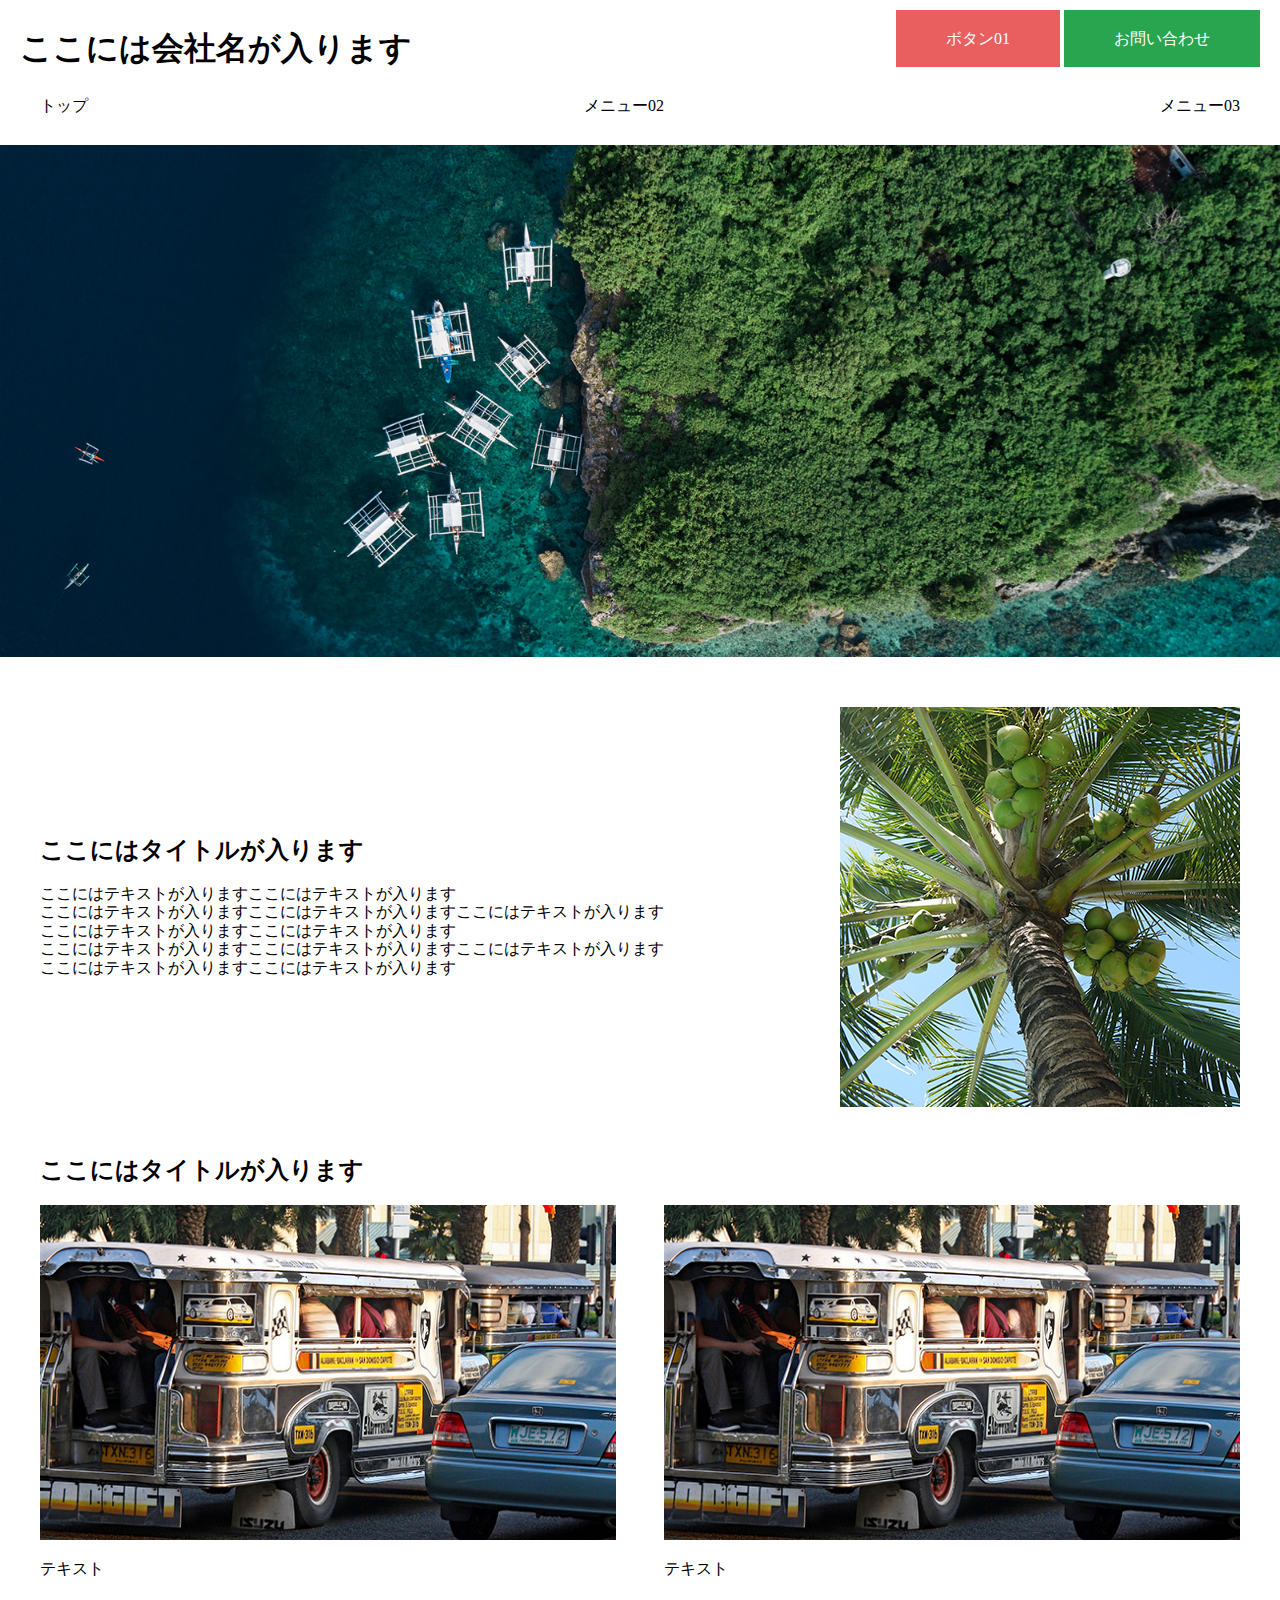
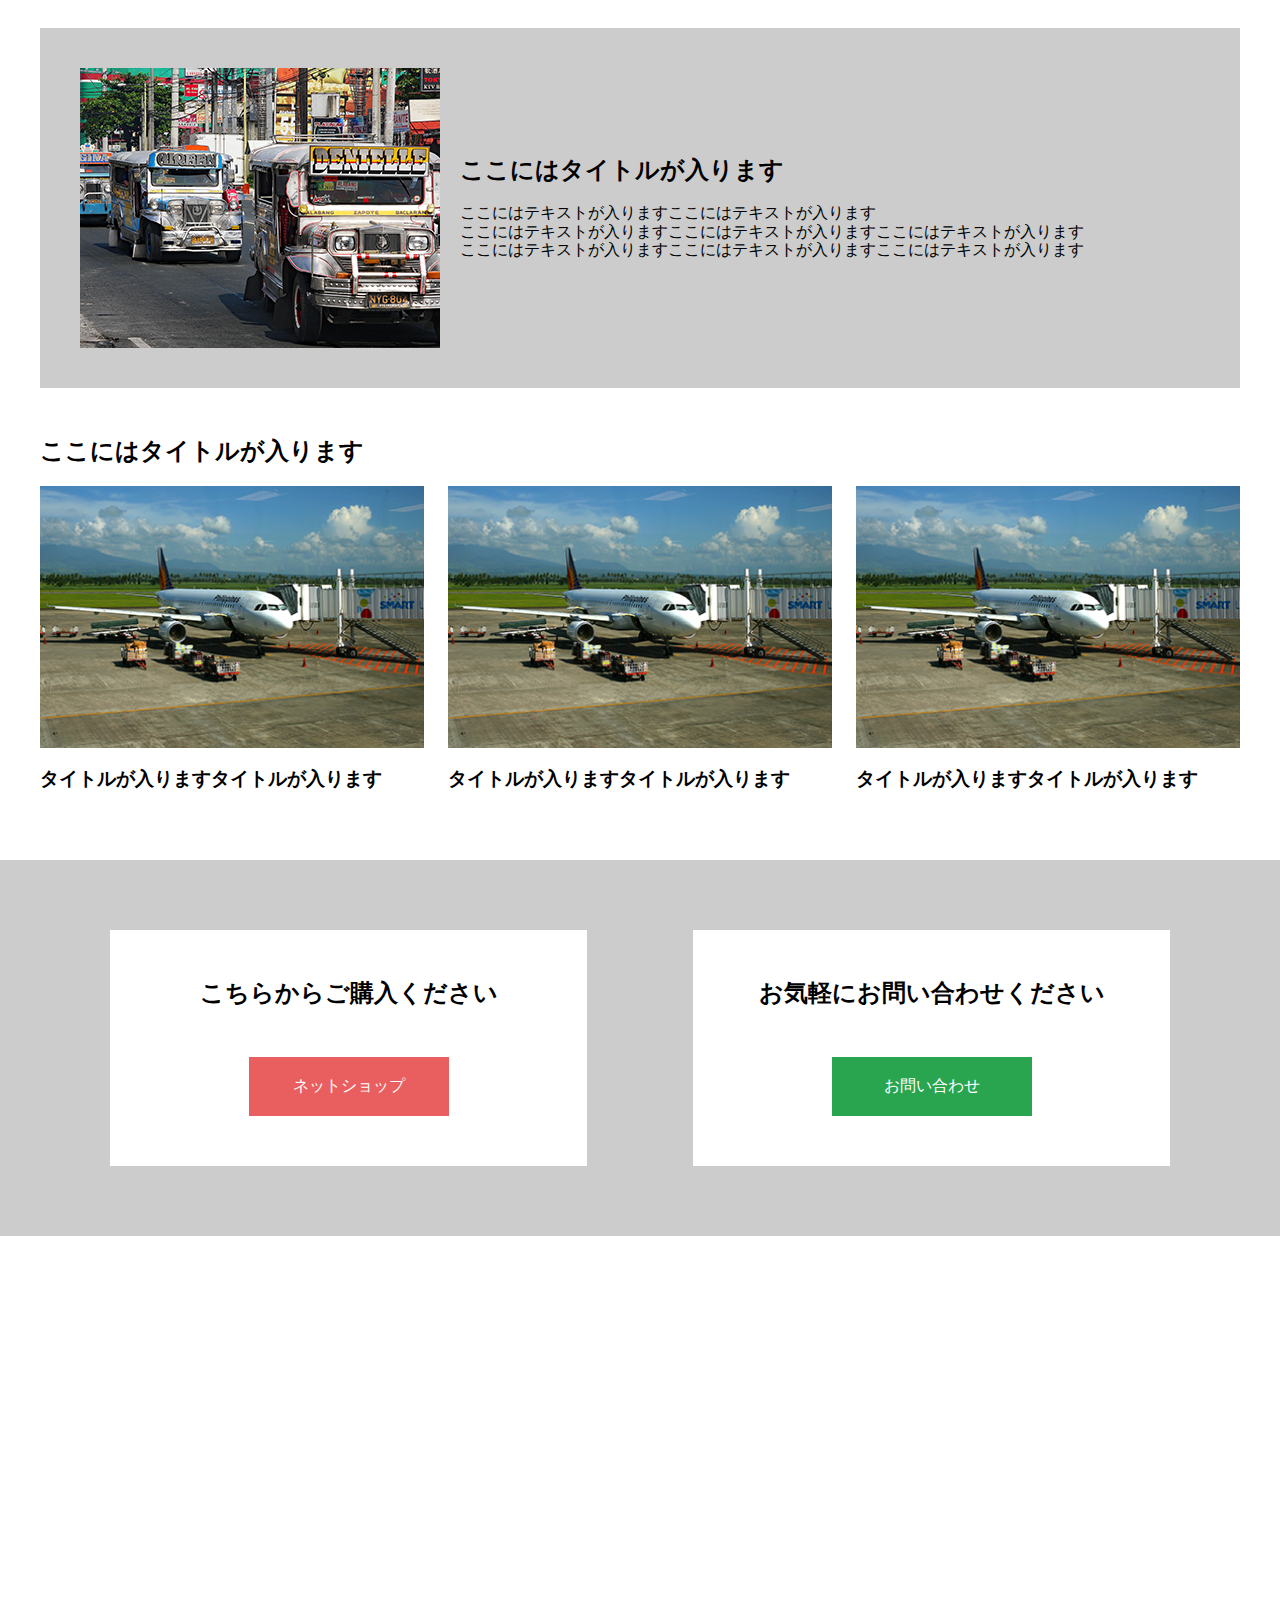
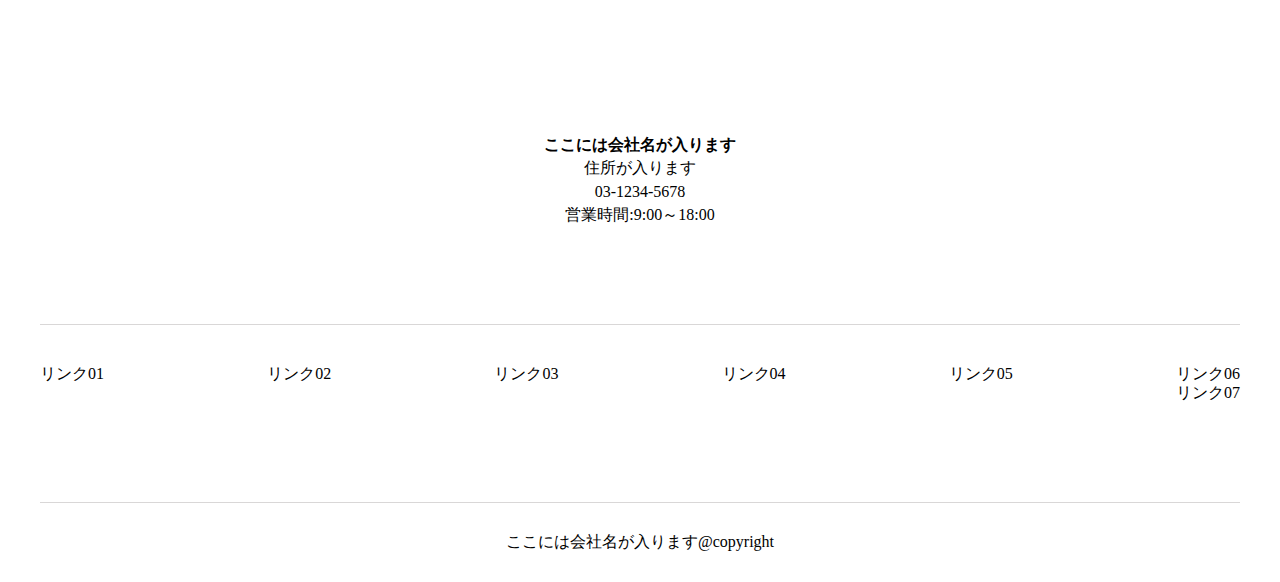
<file: index.html>
<!DOCTYPE html>
<html lang="ja">
<head>
  <meta charset="UTF-8">
  <meta name="viewport" content="width=device-width, initial-scale=1.0">
  <link rel="stylesheet" href="reset.css">
  <link rel="stylesheet" href="style.css">
  <title>HP</title>
</head>
<body>
  <header class="header">
    <h1>ここには会社名が入ります</h1>
    <div class="aaa">
    
    <a href="#" class="btn01">ボタン01</a>
    <a href="contact/" class="btn02">お問い合わせ</a>
    </div>
  </header>
  <nav class="nav">
    <ul>
      <li><a href="index.html">トップ</a></li>
      <li><a href="#">メニュー02</a></li>
      <li><a href="#">メニュー03</a></li>
    </ul>
  </nav>
  <section class="header-img">
    <img src="img/mv.png" alt="">
  </section>
  <section class="content01">
    <div class="flex-box">
      <div class="text-p">
      <h2>ここにはタイトルが入ります</h2>
        <p>ここにはテキストが入りますここにはテキストが入ります</p>
        <p>ここにはテキストが入りますここにはテキストが入りますここにはテキストが入ります</p>
        <p>ここにはテキストが入りますここにはテキストが入ります</p>
        <p>ここにはテキストが入りますここにはテキストが入りますここにはテキストが入ります</p>
        <p>ここにはテキストが入りますここにはテキストが入ります</p>
      </div>
      <img src="img/img_01.png" alt="">
    </div>
  </section>
  <section class="content02">
    <h2>ここにはタイトルが入ります</h2>
    <div class="flex-box02">
      <div class="card-box">
        <img src="img/img_02.png" alt="">
        <p>テキスト</p>
      </div>
      <div class="card-box">
        <img src="img/img_02.png" alt="">
        <p>テキスト</p>
      </div>
    </div>
  </section>
  <section class="content03">
    <div class="flex-box03">
      <img src="img/img_03.png" alt="">
      <div class="text-p">
        <h2>ここにはタイトルが入ります</h2>
        <p>ここにはテキストが入りますここにはテキストが入ります</p>
        <p>ここにはテキストが入りますここにはテキストが入りますここにはテキストが入ります</p>
        <p>ここにはテキストが入りますここにはテキストが入りますここにはテキストが入ります</p>
      </div>
    </div>
  </section>
  <section class="content04">
    <h2>ここにはタイトルが入ります</h2>
    <div class="flex-box04">
      <div class="card-box02">
      <img src="img/img_04.png" alt="">
      <div class="text-box">
        <h3>タイトルが入りますタイトルが入ります</h3>
      </div>
      </div>
      <div class="card-box02">
      <img src="img/img_04.png" alt="">
      <div class="text-box">
        <h3>タイトルが入りますタイトルが入ります</h3>
      </div>
      </div>
      <div class="card-box02">
      <img src="img/img_04.png" alt="">
      <div class="text-box">
        <h3>タイトルが入りますタイトルが入ります</h3>
      </div>
      </div>
    </div>
  </section>
  <section class="content05">
    <div class="flex-box05">
        <div class="box1">
          <h2>こちらからご購入ください</h2>
          <button class="btn03">
            <a href="">ネットショップ</a>
          </button>
        </div>
        <div class="box2">
          <h2>お気軽にお問い合わせください</h2>
          <button class="btn04">
            <a href="contact/index.html">お問い合わせ</a>
          </button>
        </div>
    </div>
  </section>
  <section class="content06">
    <div class="text-center">
    <h4>ここには会社名が入ります</h4>
    <p>住所が入ります</p>
    <p>03-1234-5678</p>
    <p>営業時間:9:00～18:00</p>
    </div>
  </section>
  <section class="content07">
    <div class="link-list">
      <ul>
        <li><a href="">リンク01</a></li>
        <li><a href="">リンク02</a></li>
        <li><a href="">リンク03</a></li>
        <li><a href="">リンク04</a></li>
        <li><a href="">リンク05</a></li>
        <div class="list-block">
        <li><a href="">リンク06</a></li>
        <li><a href="">リンク07</a></li>
        </div>
      </ul>
    </div>
  </section>
  <footer>
    <p>ここには会社名が入ります@copyright</p>
  </footer>
</body>
</html>
</file>
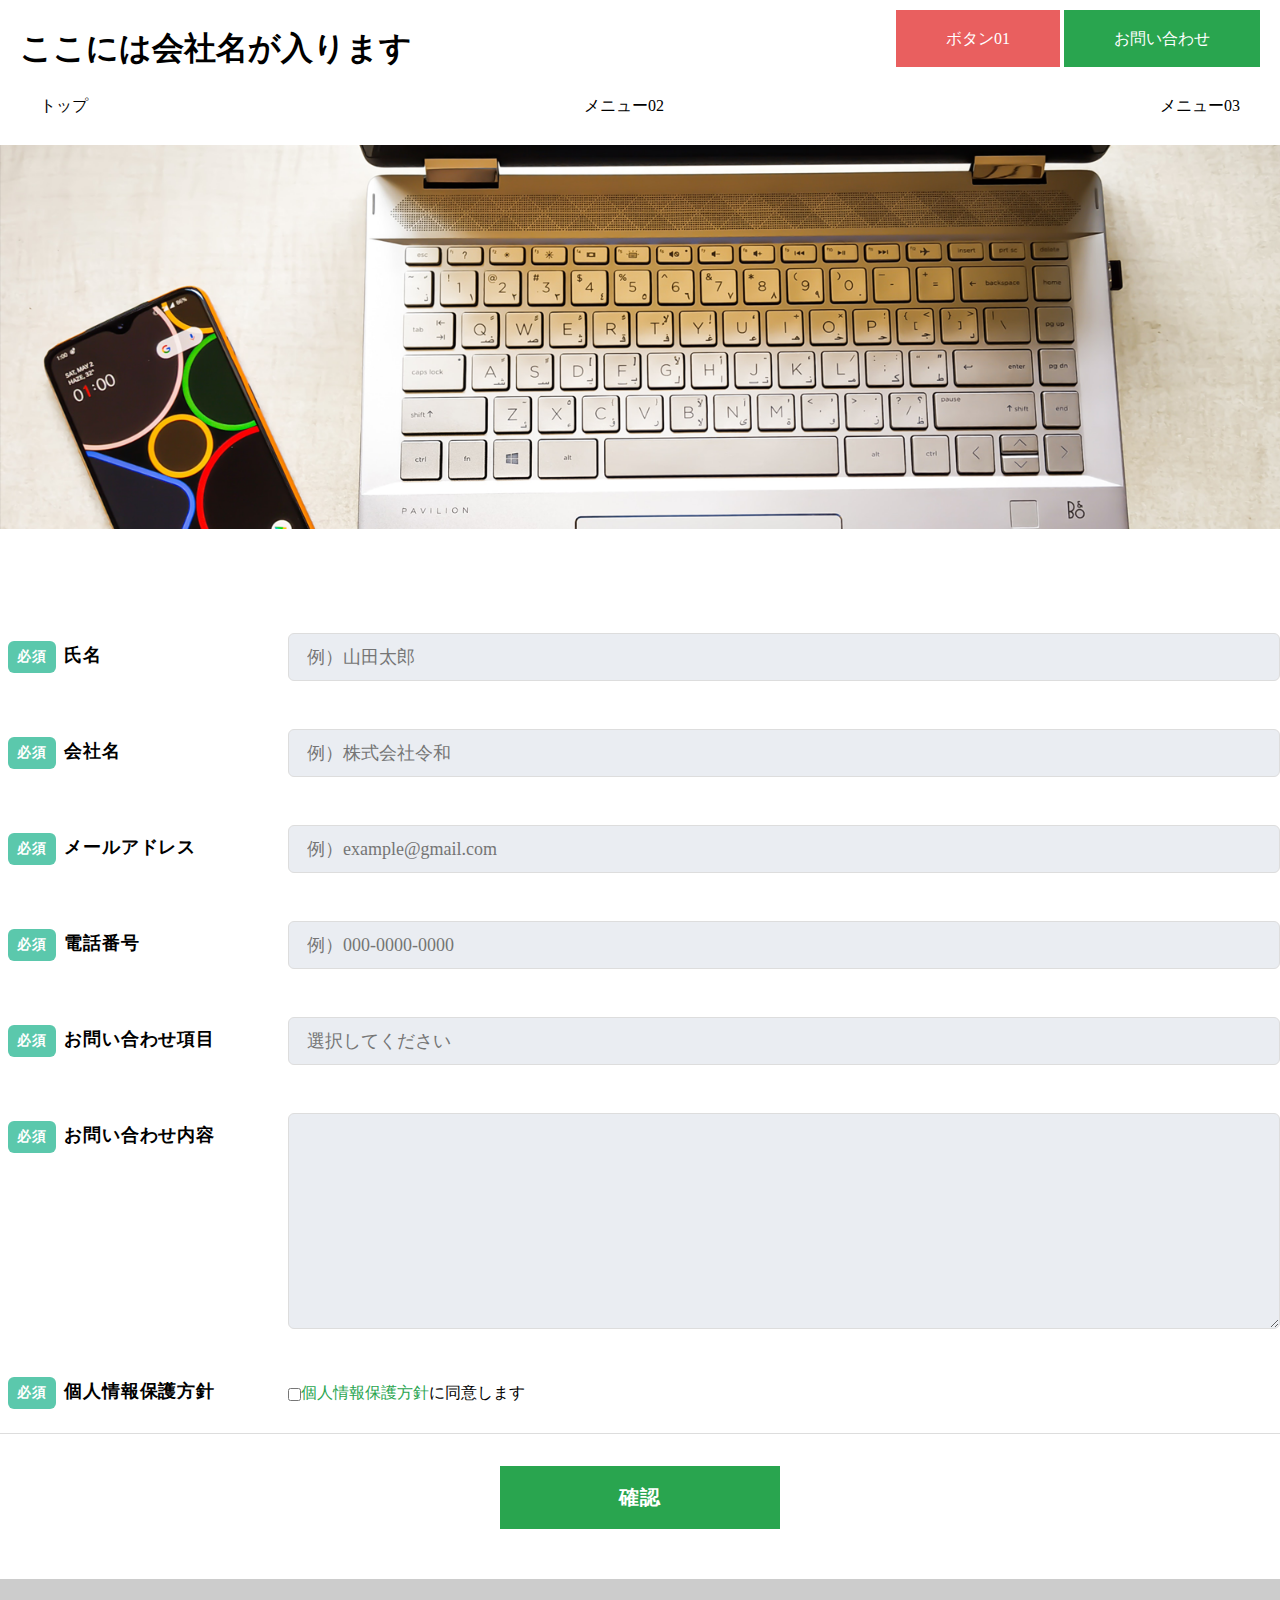
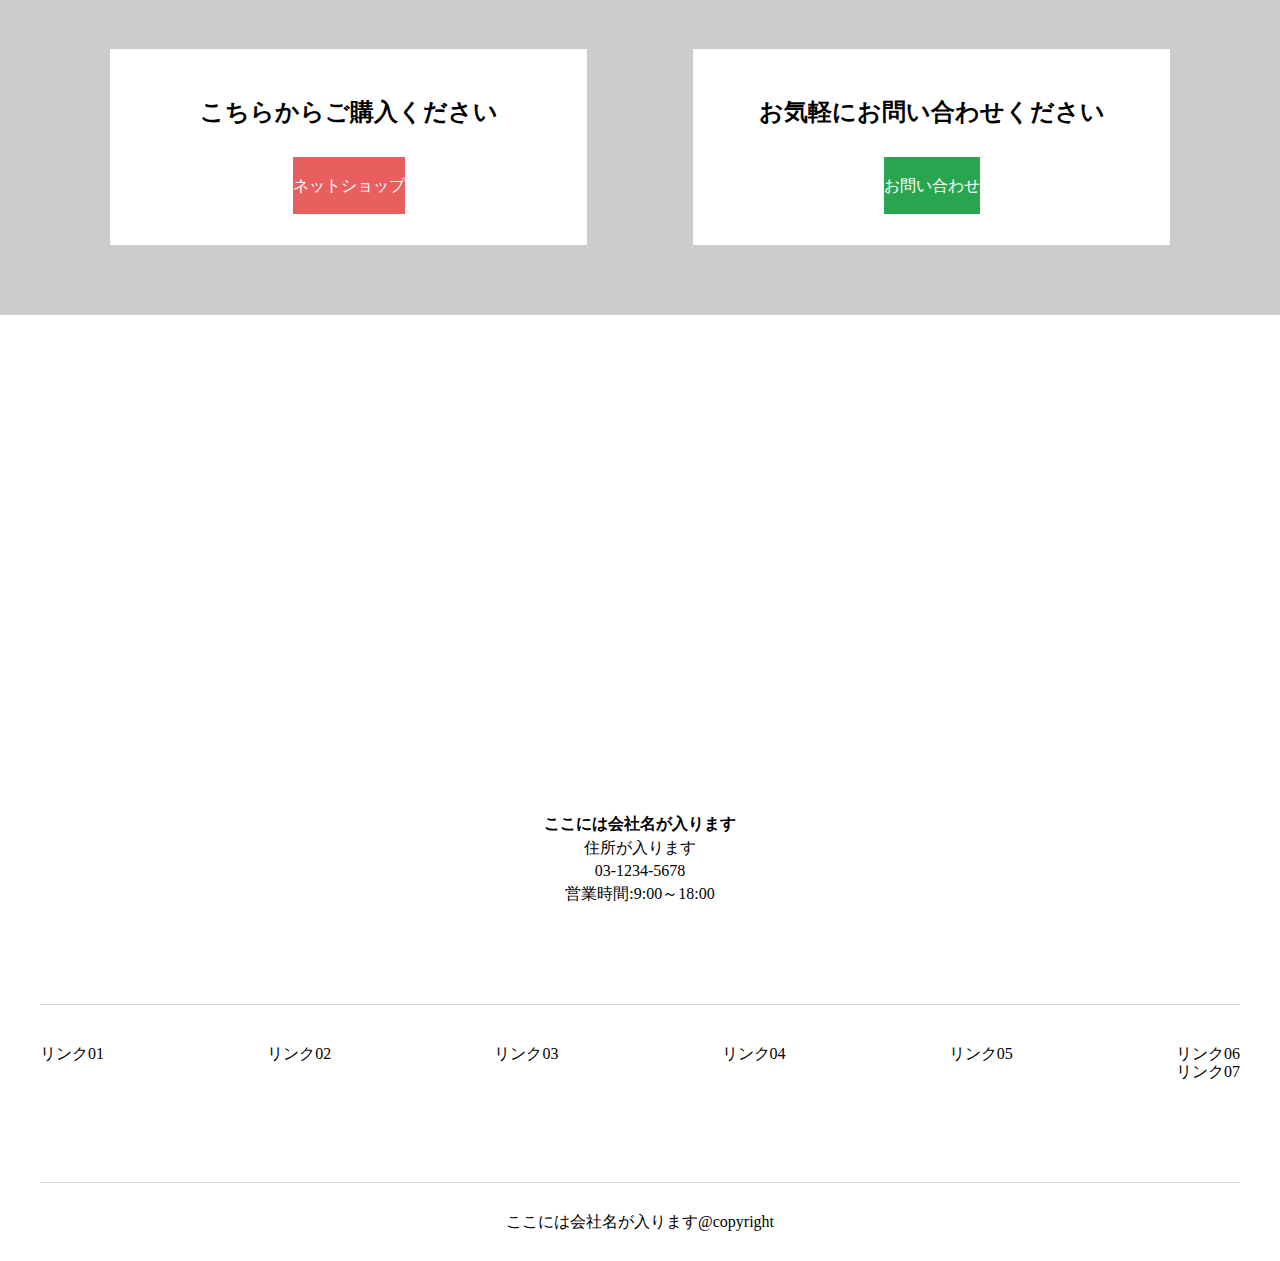
<file: contact/index.html>
<!DOCTYPE html>
<html lang="ja">
<head>
  <meta charset="UTF-8">
  <meta name="viewport" content="width=device-width, initial-scale=1.0">
  <link rel="stylesheet" href="../reset.css">
  <link rel="stylesheet" href="../style.css">
  <title>HP</title>
</head>
<body>
  <header class="header">
    <h1>ここには会社名が入ります</h1>
    <div class="aaa">
      <a href="#" class="btn01">ボタン01</a>
      <a href="/" class="btn02">お問い合わせ</a>
    </div>
  </header>
  <nav class="nav">
    <ul>
      <li><a href="../index.html">トップ</a></li>
      <li><a href="contact.html">メニュー02</a></li>
      <li><a href="contact.html">メニュー03</a></li>
    </ul>
  </nav>
  <section class="header-img">
    <img src="../img/mv2.png" alt="">
  </section>
  <section class="contact">
    <div class="Form">
      <div class="Form-Item">
        <p class="Form-Item-Label"><span class="Form-Item-Label-Required">必須</span>氏名</p>
        <input type="text" class="Form-Item-Input" placeholder="例）山田太郎">
      </div>
      <div class="Form-Item">
        <p class="Form-Item-Label">
          <span class="Form-Item-Label-Required">必須</span>会社名
        </p>
        <input type="text" class="Form-Item-Input" placeholder="例）株式会社令和">
      </div>
      <div class="Form-Item">
        <p class="Form-Item-Label"><span class="Form-Item-Label-Required">必須</span>メールアドレス</p>
        <input type="email" class="Form-Item-Input" placeholder="例）example@gmail.com">
      </div>
      <div class="Form-Item">
        <p class="Form-Item-Label"><span class="Form-Item-Label-Required">必須</span>電話番号</p>
        <input type="text" class="Form-Item-Input" placeholder="例）000-0000-0000">
      </div>
      <div class="Form-Item">
        <p class="Form-Item-Label"><span class="Form-Item-Label-Required">必須</span>お問い合わせ項目</p>
        <input type="text" class="Form-Item-Input" placeholder="選択してください">
      </div>
      <div class="Form-Item">
        <p class="Form-Item-Label isMsg"><span class="Form-Item-Label-Required">必須</span>お問い合わせ内容</p>
        <textarea class="Form-Item-Textarea"></textarea>
      </div>
      <div class="Form-Item">
        <p class="Form-Item-Label"><span class="Form-Item-Label-Required">必須</span>個人情報保護方針</p>
        <p class="Form-left"><input type="checkbox" id="consent" name="consent" required><a href="">個人情報保護方針</a>に同意します</p>
      </div>
      <div class="border">
      <input type="submit" class="Form-Btn" value="確認">
    </div>
    </div>
  </section>
  <section class="content05">
    <div class="flex-box05">
        <div class="box1">
          <h2>こちらからご購入ください</h2>
          <a href="" class="btn03">ネットショップ</a>
        </div>
        <div class="box2">
          <h2>お気軽にお問い合わせください</h2>
          <a href="" class="btn04">お問い合わせ</a>
        </div>
    </div>
  </section>
  <section class="content06">
    <div class="text-center">
    <h4>ここには会社名が入ります</h4>
    <p>住所が入ります</p>
    <p>03-1234-5678</p>
    <p>営業時間:9:00～18:00</p>
    </div>
  </section>
  <section class="content07">
    <div class="link-list">
      <ul>
        <li><a href="">リンク01</a></li>
        <li><a href="">リンク02</a></li>
        <li><a href="">リンク03</a></li>
        <li><a href="">リンク04</a></li>
        <li><a href="">リンク05</a></li>
        <div class="list-block">
        <li><a href="">リンク06</a></li>
        <li><a href="">リンク07</a></li>
        </div>
      </ul>
    </div>
  <footer>
    <p>ここには会社名が入ります@copyright</p>
  </footer>
</body>
</html>
</file>
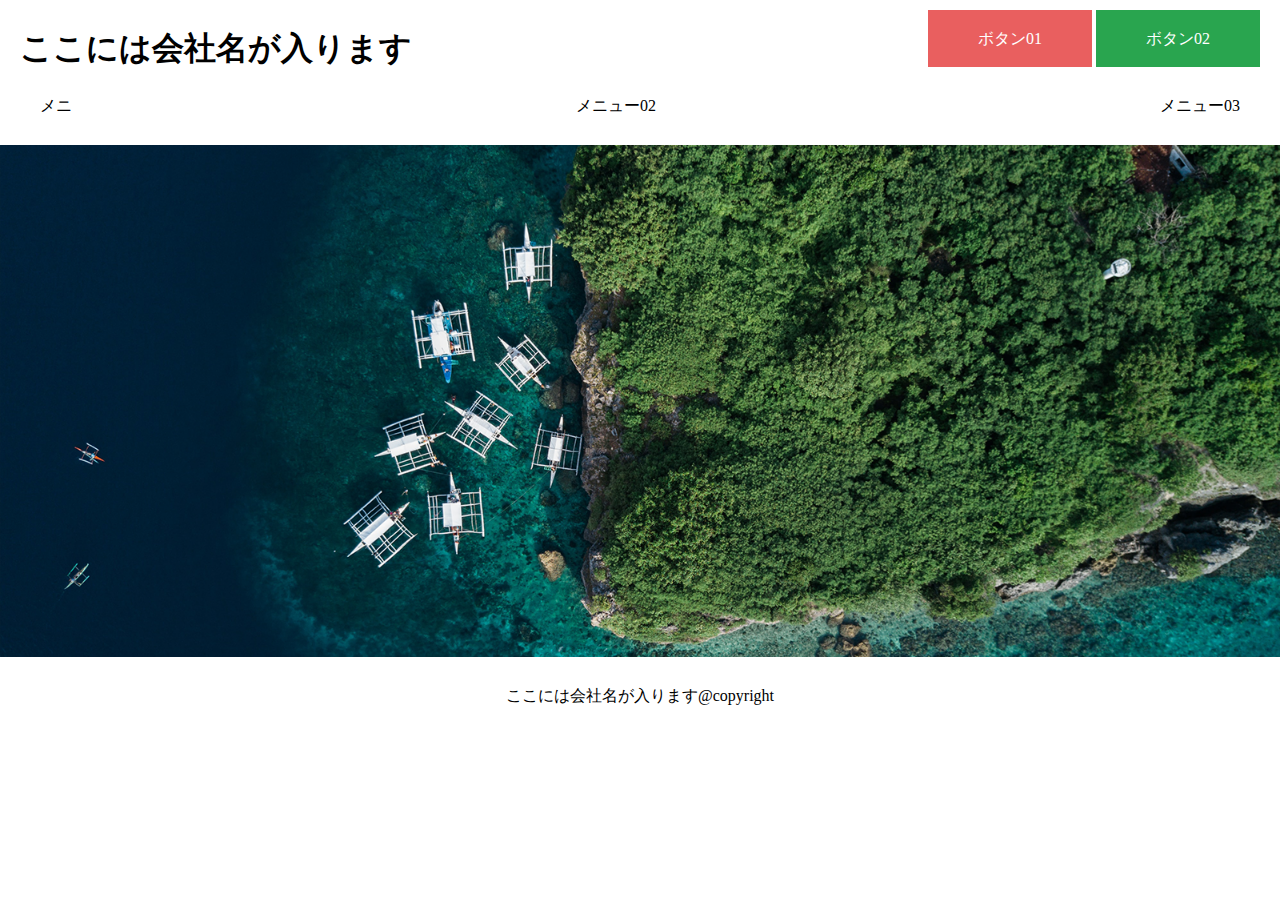
<file: contact.html>
<!DOCTYPE html>
<html lang="ja">
<head>
  <meta charset="UTF-8">
  <meta name="viewport" content="width=device-width, initial-scale=1.0">
  <link rel="stylesheet" href="reset.css">
  <link rel="stylesheet" href="style.css">
  <title>HP</title>
</head>
<body>
  <header class="header">
    <h1>ここには会社名が入ります</h1>
    <div class="aaa">
    <a href="" class="btn01">ボタン01</a>
    <a href="" class="btn02">ボタン02</a>
    </div>
  </header>
  <nav class="nav">
    <ul>
      <li><a href="contact.html">メニ</a></li>
      <li><a href="contact.html">メニュー02</a></li>
      <li><a href="contact.html">メニュー03</a></li>
    </ul>
  </nav>
  <section class="header-img">
    <img src="img/mv.png" alt="">
  </section>
  <footer>
    <p>ここには会社名が入ります@copyright</p>
  </footer>
</body>
</html>
</file>
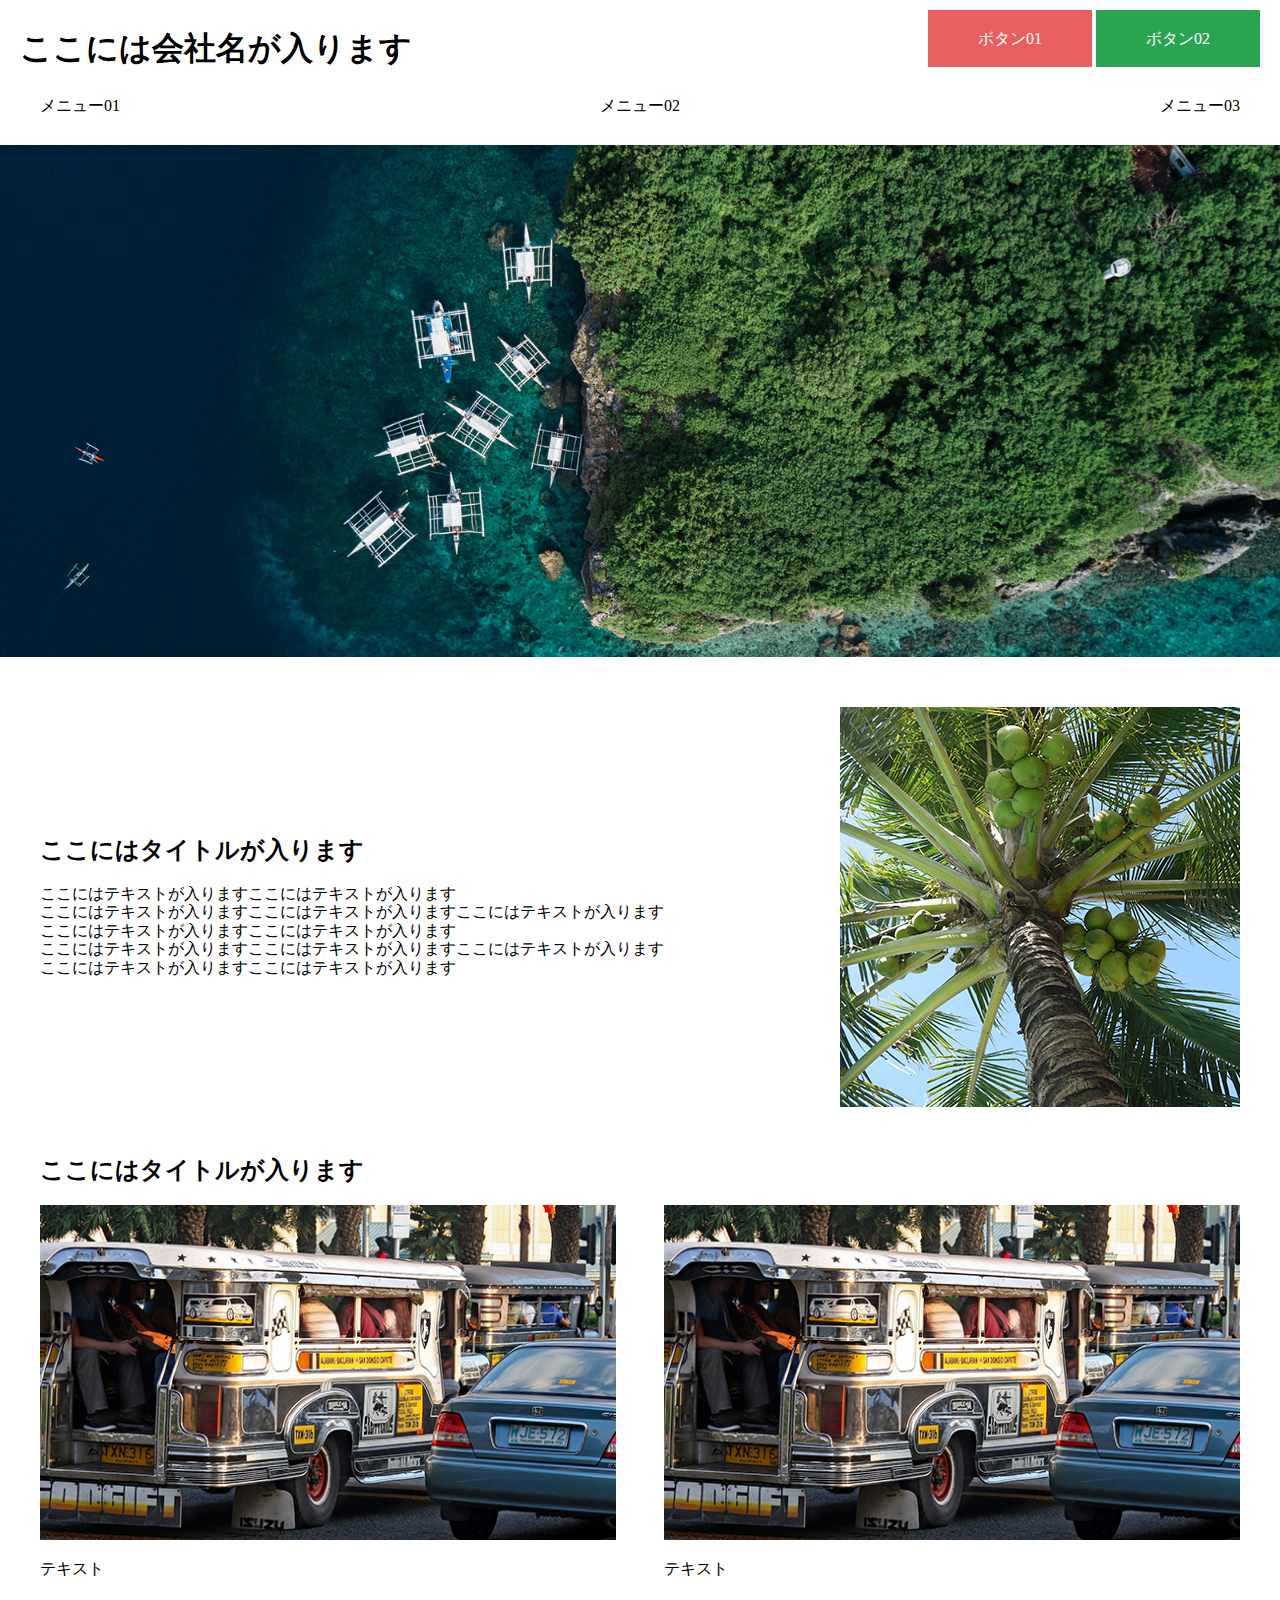
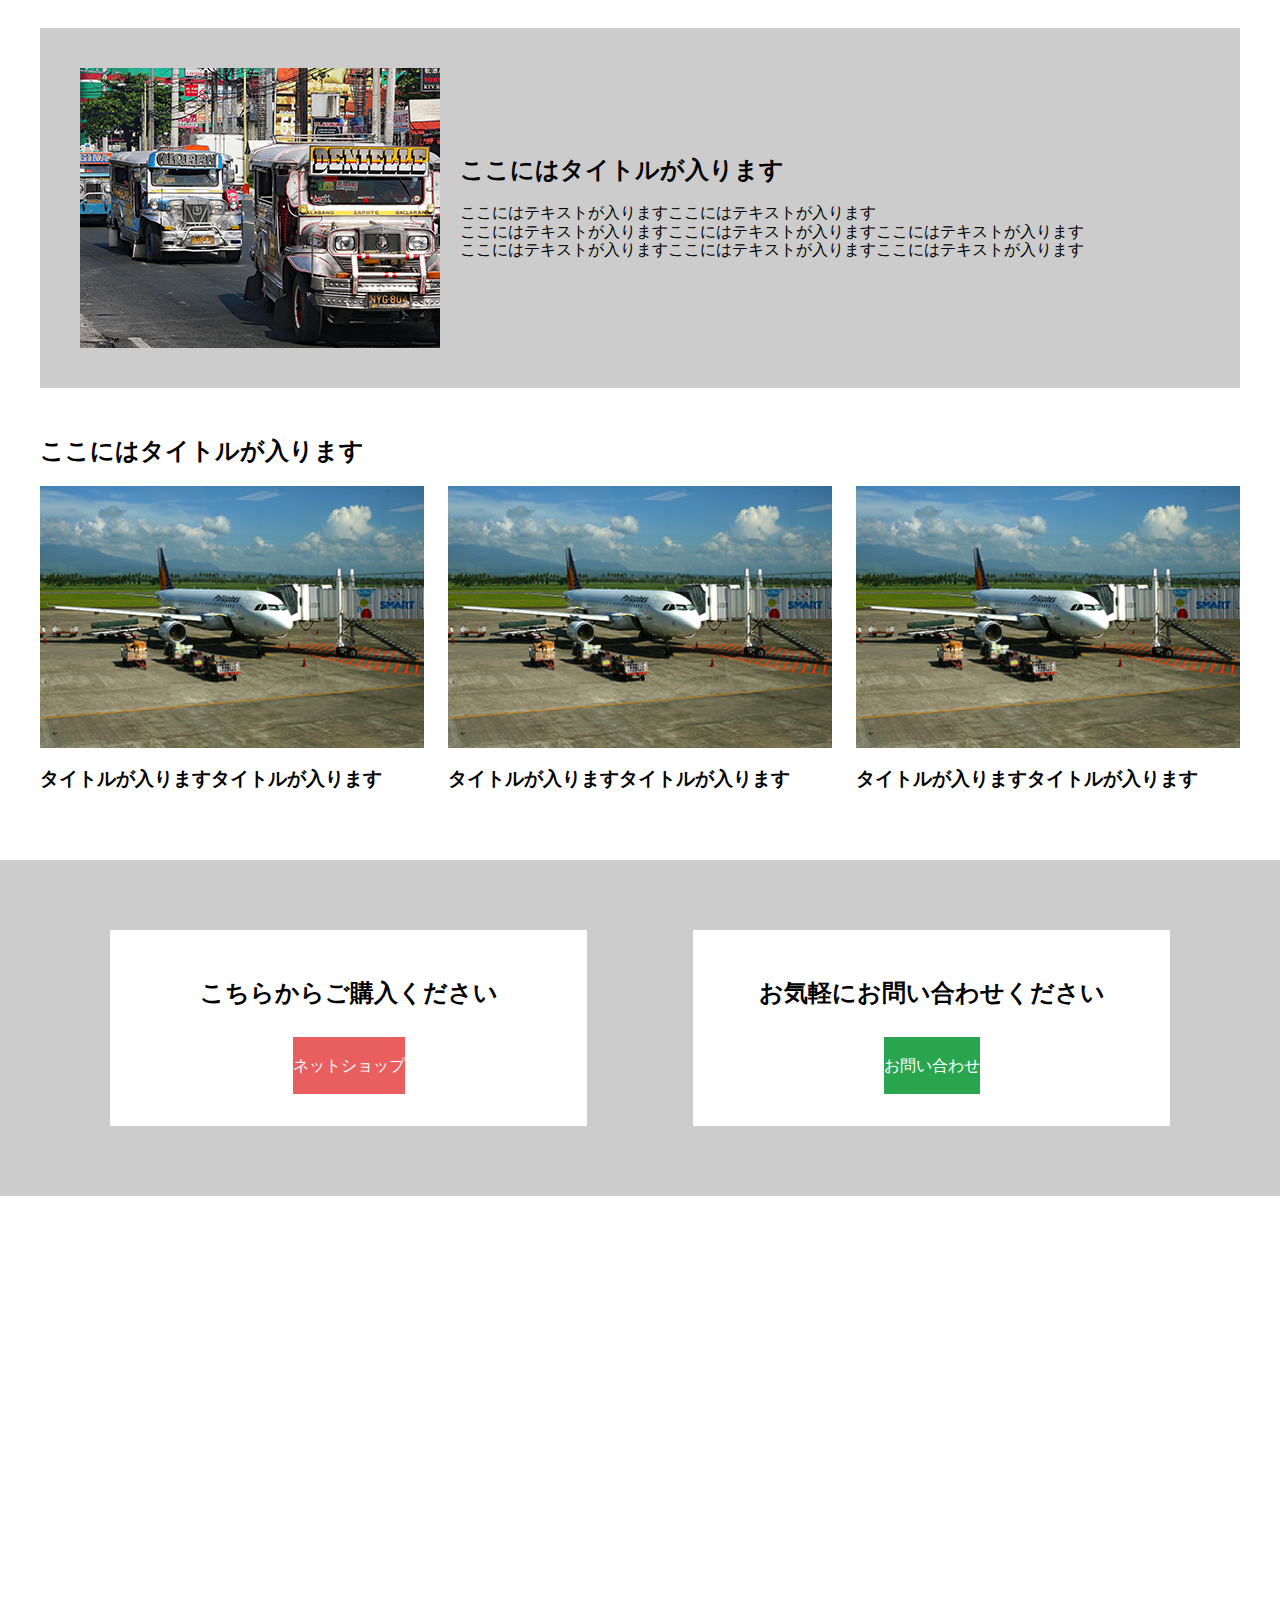
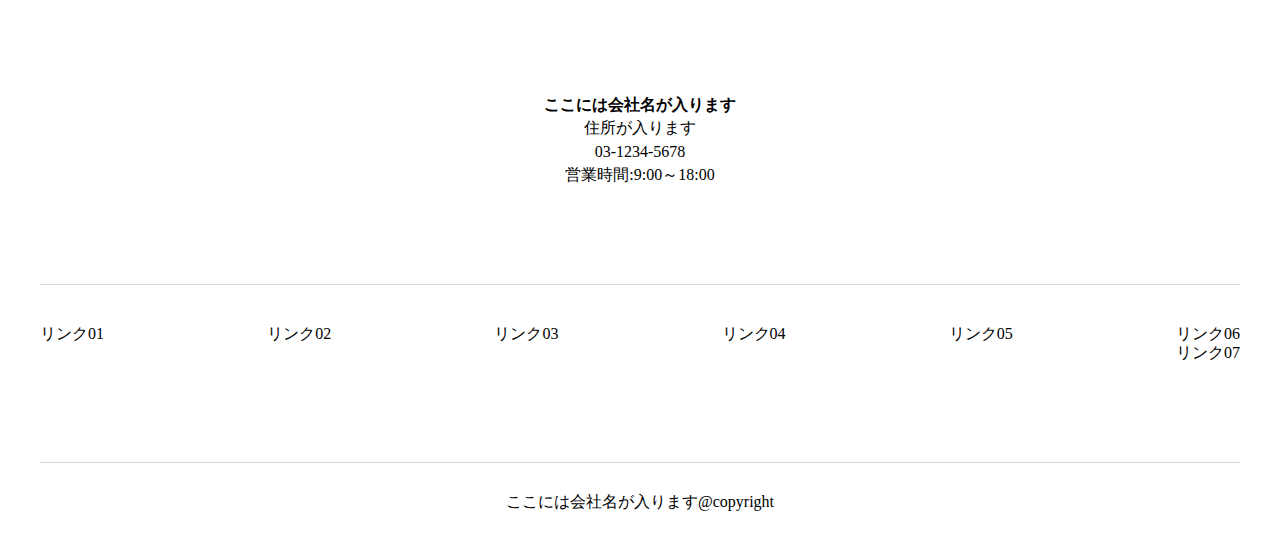
<file: HP1.html>
<!DOCTYPE html>
<html lang="ja">
<head>
  <meta charset="UTF-8">
  <meta name="viewport" content="width=device-width, initial-scale=1.0">
  <link rel="stylesheet" href="reset.css">
  <link rel="stylesheet" href="style.css">
  <title>HP</title>
</head>
<body>
  <header class="header">
    <h1>ここには会社名が入ります</h1>
    <div class="aaa">
    <a href="" class="btn01">ボタン01</a>
    <a href="" class="btn02">ボタン02</a>
    </div>
  </header>
  <nav class="nav">
    <ul>
      <li><a href="#">メニュー01</a></li>
      <li><a href="#">メニュー02</a></li>
      <li><a href="#">メニュー03</a></li>
    </ul>
  </nav>
  <section class="header-img">
    <img src="img/mv.png" alt="">
  </section>
  <section class="content01">
    <div class="flex-box">
      <div class="text-p">
      <h2>ここにはタイトルが入ります</h2>
        <p>ここにはテキストが入りますここにはテキストが入ります</p>
        <p>ここにはテキストが入りますここにはテキストが入りますここにはテキストが入ります</p>
        <p>ここにはテキストが入りますここにはテキストが入ります</p>
        <p>ここにはテキストが入りますここにはテキストが入りますここにはテキストが入ります</p>
        <p>ここにはテキストが入りますここにはテキストが入ります</p>
      </div>
      <img src="img/img_01.png" alt="">
    </div>
  </section>
  <section class="content02">
    <h2>ここにはタイトルが入ります</h2>
    <div class="flex-box02">
      <div class="card-box">
        <img src="img/img_02.png" alt="">
        <p>テキスト</p>
      </div>
      <div class="card-box">
        <img src="img/img_02.png" alt="">
        <p>テキスト</p>
      </div>
    </div>
  </section>
  <section class="content03">
    <div class="flex-box03">
      <img src="img/img_03.png" alt="">
      <div class="text-p">
        <h2>ここにはタイトルが入ります</h2>
        <p>ここにはテキストが入りますここにはテキストが入ります</p>
        <p>ここにはテキストが入りますここにはテキストが入りますここにはテキストが入ります</p>
        <p>ここにはテキストが入りますここにはテキストが入りますここにはテキストが入ります</p>
      </div>
    </div>
  </section>
  <section class="content04">
    <h2>ここにはタイトルが入ります</h2>
    <div class="flex-box04">
      <div class="card-box02">
      <img src="img/img_04.png" alt="">
      <div class="text-box">
        <h3>タイトルが入りますタイトルが入ります</h3>
      </div>
      </div>
      <div class="card-box02">
      <img src="img/img_04.png" alt="">
      <div class="text-box">
        <h3>タイトルが入りますタイトルが入ります</h3>
      </div>
      </div>
      <div class="card-box02">
      <img src="img/img_04.png" alt="">
      <div class="text-box">
        <h3>タイトルが入りますタイトルが入ります</h3>
      </div>
      </div>
    </div>
  </section>
  <section class="content05">
    <div class="flex-box05">
        <div class="box1">
          <h2>こちらからご購入ください</h2>
          <a href="" class="btn03">ネットショップ</a>
        </div>
        <div class="box2">
          <h2>お気軽にお問い合わせください</h2>
          <a href="" class="btn04">お問い合わせ</a>
        </div>
    </div>
  </section>
  <section class="content06">
    <div class="text-center">
    <h4>ここには会社名が入ります</h4>
    <p>住所が入ります</p>
    <p>03-1234-5678</p>
    <p>営業時間:9:00～18:00</p>
    </div>
  </section>
  <section class="content07">
    <div class="link-list">
      <ul>
        <li><a href="">リンク01</a></li>
        <li><a href="">リンク02</a></li>
        <li><a href="">リンク03</a></li>
        <li><a href="">リンク04</a></li>
        <li><a href="">リンク05</a></li>
        <div class="list-block">
        <li><a href="">リンク06</a></li>
        <li><a href="">リンク07</a></li>
        </div>
      </ul>
    </div>
  </section>
  <footer>
    <p>ここには会社名が入ります@copyright</p>
  </footer>
</body>
</html>
</file>
<file: style.css>
/* ヘッダーの画像まで */
.header{
  display: flex;
  justify-content: space-between;
  margin: 30px 20px;
}
.btn01{
  padding: 20px 50px;
  color: #fff;
  background-color: #e95f5f;
}
.btn02{
  padding: 20px 50px;
  color: #fff;
  background-color: #29a54f;
}
nav ul {
  max-width: 1200px;
  list-style: none;
  display: flex;
  margin: 0 auto;
  justify-content: space-between;
  margin-bottom: 30px;
}
.header-img{
  max-width: 2000px;
  margin-bottom: 30px;
}
.header-img img{
  width: 100%;
}
h2{
  margin-bottom: 20px;
}
/* sectionのcontent01まで*/
.content01{
  max-width: 1200px;
  margin: 50px auto;
}
.flex-box{
  display: flex;
  justify-content: space-between;
}
.text-p{
  align-self: center;
}
/* sectionのcontent02まで*/
.content02{
  max-width: 1200px;
  margin: 0 auto;
}
.flex-box02{
  display: flex;
  justify-content: space-between;
  margin: 0 auto;
  margin-bottom: 30px;
}
.flex-box02 p{
  margin-top: 20px;
}
.card-box{
  width: 48%;
}
.card-box img{
  width: 100%;
}
/* sectionのcontent03まで*/
.content03{
  max-width: 1200px;
  margin: 50px auto;
  background-color: #CCCCCC;
  padding: 40px;
}
.flex-box03{
  display: flex;
}
.flex-box03 img{
  margin-right: 20px;
}
/* sectionのcontent04まで*/
.content04{
  max-width: 1200px;
  margin: 0 auto;
}
.flex-box04{
  display: flex;
  justify-content: space-between;
}
h3{
  margin: 20px 0;
}
.card-box02{
  width: 32%;
}
.card-box02 img{
  width: 100%;
}
/* sectionのcontent05まで*/
.content05{
  max-width: 2000px;
  background-color: #CCCCCC;
}
.flex-box05{
  max-width: 1200px;
  padding: 70px;
  margin: 50px auto;
  display: flex;
  justify-content: space-between;
}
.box1{
  padding: 50px ;
  background-color: #fff;
  text-align: center;
  width: 45%;
}
.box2{
  padding: 50px ;
  background-color: #fff;
  text-align: center;
  width: 45%;
}
.btn03{
  width: 200px;
  padding: 20px 0;
  color: #fff;
  background-color: #e95f5f;
}
.btn04{
  width: 200px;
  padding: 20px 0;
  color: #fff;
  background-color: #29a54f;
}
.box1 h2{
  padding-bottom: 30px;
}
.box2 h2{
  padding-bottom: 30px;
}
/* sectionのcontent06まで*/
.content06{
  max-width: 1200px;
  margin: 0 auto;
}
.text-center{
  text-align: center;
  margin-top: 500px;
  margin-bottom: 100px;
}
.text-center h4{
  margin-bottom: 5px;
}
.text-center p{
  margin-bottom: 5px;
}
.content07{
  max-width: 1200px;
  margin: 0 auto;
}
.content07 ul{
  display: flex;
  justify-content: space-between;
  border-top: 1px solid #d9d7d7;
  border-bottom: 1px solid #d9d7d7;
  padding-top: 40px;
  padding-bottom: 100px;
}
.list-block{
  display: block;
}
footer{
  text-align: center;
  margin: 30px 0;
}
@media screen and (max-width:767px){
  /* sectionのcontent01まで*/
  h1{
    font-size: 20px;
  }
  .header{
    margin: 30px 0;
  }
  .btn01{
    padding: 0;
  }
  .btn02{
    padding: 0;
  }
  h2{
    font-size: 16px;
    margin-bottom: 10px;
    padding: 0 10px;
  }
  h3{
    font-size: 12px;
    padding: 0 10px;
  }
  p{
    font-size: 12px;
    padding: 0 10px;
  }
  .flex-box{
    display: block;
  }
  .flex-box img{
    width: 100%;
    padding: 0 10px;
  }
  .text-p{
    margin-bottom: 20px;
    padding: 0 10px;
  }
  .flex-box02{
    display: block;
  }
  .flex-box02 img{
    width: 100%;
    padding: 0 10px;
  }
  .flex-box03{
    display: block;
  }
  .text-p h2{
    padding: 0;
  }
  .text-p p{
    padding: 0;
  }
  .flex-box03 img{
    width: 100%;
    margin-bottom: 10px;
  }
  .flex-box04{
    display: block;
  }
  .flex-box04 img{
    width: 100%;
    padding: 0 10px;
  }
  .card-box02{
    width: 100%;
  }
  .card-box02 img{
    width: 100%;
  }
  .flex-box05{
    display: block;
  }
  .box1{
    width: 100%;
    padding: 30px 5px;
    margin-bottom: 50px;
  }
  .card-box{
    width: 100%;
  }
  .card-box img{
    width: 100%;
  }
  .box2{
    width: 100%;
    padding: 30px 5px;
  }
  .box1 h2{
    padding-bottom: 15px;
    padding-right: 0;
    padding-left: 0;
  }
  .box2 h2{
    padding-bottom: 15px;
    padding-right: 0;
    padding-left: 0;
  }
  .btn03{
    padding: 5px 20px;
  }
  .btn04{
    padding: 5px 20px;
  }
  .content07 ul{
    display: block;
    text-align: center;
  }
}
/*お問い合わせ*/
.Form {
  margin-top: 80px;
  margin-left: auto;
  margin-right: auto;
  max-width: 2000px;
}
@media screen and (max-width: 480px) {
  .Form {
    margin-top: 40px;
  }
}
.Form-Item {
  padding-top: 24px;
  padding-bottom: 24px;
  width: 100%;
  display: flex;
  align-items: center;
}
@media screen and (max-width: 480px) {
  .Form-Item {
    padding-left: 14px;
    padding-right: 14px;
    padding-top: 16px;
    padding-bottom: 16px;
    flex-wrap: wrap;
  }
}
.border{
  border-top: 1px solid #ddd;
}
.Form-Item-Label {
  width: 100%;
  max-width: 248px;
  letter-spacing: 0.05em;
  font-weight: bold;
  font-size: 18px;
}
@media screen and (max-width: 480px) {
  .Form-Item-Label {
    max-width: inherit;
    display: flex;
    align-items: center;
    font-size: 15px;
  }
}
.Form-Item-Label.isMsg {
  margin-top: 8px;
  margin-bottom: auto;
}
@media screen and (max-width: 480px) {
  .Form-Item-Label.isMsg {
    margin-top: 0;
  }
}
.Form-Item-Label-Required {
  border-radius: 6px;
  margin-right: 8px;
  margin-left: 8px;
  padding-top: 8px;
  padding-bottom: 8px;
  width: 48px;
  display: inline-block;
  text-align: center;
  background: #5bc8ac;
  color: #fff;
  font-size: 14px;
}
@media screen and (max-width: 480px) {
  .Form-Item-Label-Required {
    border-radius: 4px;
    padding-top: 4px;
    padding-bottom: 4px;
    width: 32px;
    font-size: 10px;
  }
}
.Form-Item-Input {
  border: 1px solid #ddd;
  border-radius: 6px;
  margin-left: 40px;
  padding-left: 1em;
  padding-right: 1em;
  height: 48px;
  flex: 1;
  width: 100%;
  max-width: 1500px;
  background: #eaedf2;
  font-size: 18px;
}
@media screen and (max-width: 480px) {
  .Form-Item-Input {
    margin-left: 0;
    margin-top: 18px;
    height: 40px;
    flex: inherit;
    font-size: 15px;
  }
}
.Form-Item-Textarea {
  border: 1px solid #ddd;
  border-radius: 6px;
  margin-left: 40px;
  padding-left: 1em;
  padding-right: 1em;
  height: 216px;
  flex: 1;
  width: 100%;
  max-width: 1500px;
  background: #eaedf2;
  font-size: 18px;
}
@media screen and (max-width: 480px) {
  .Form-Item-Textarea {
    margin-top: 18px;
    margin-left: 0;
    height: 200px;
    flex: inherit;
    font-size: 15px;
    text-align-last: center;
  }
}
.Form-Btn {
  text-align: center;
  border: 6px;
  margin-top: 32px;
  margin-left: auto;
  margin-right: auto;
  padding-top: 20px;
  padding-bottom: 20px;
  width: 280px;
  display: block;
  letter-spacing: 0.05em;
  background-color: #29a54f;
  color: #fff;
  font-weight: bold;
  font-size: 20px;
}
@media screen and (max-width: 480px) {
  .Form-Btn {
    margin-top: 24px;
    padding-top: 8px;
    padding-bottom: 8px;
    width: 160px;
    font-size: 16px;
  }
}
.Form-left{
  margin-left: 40px;
}
.Form-left a{
  color: #29a54f;
}
</file>
